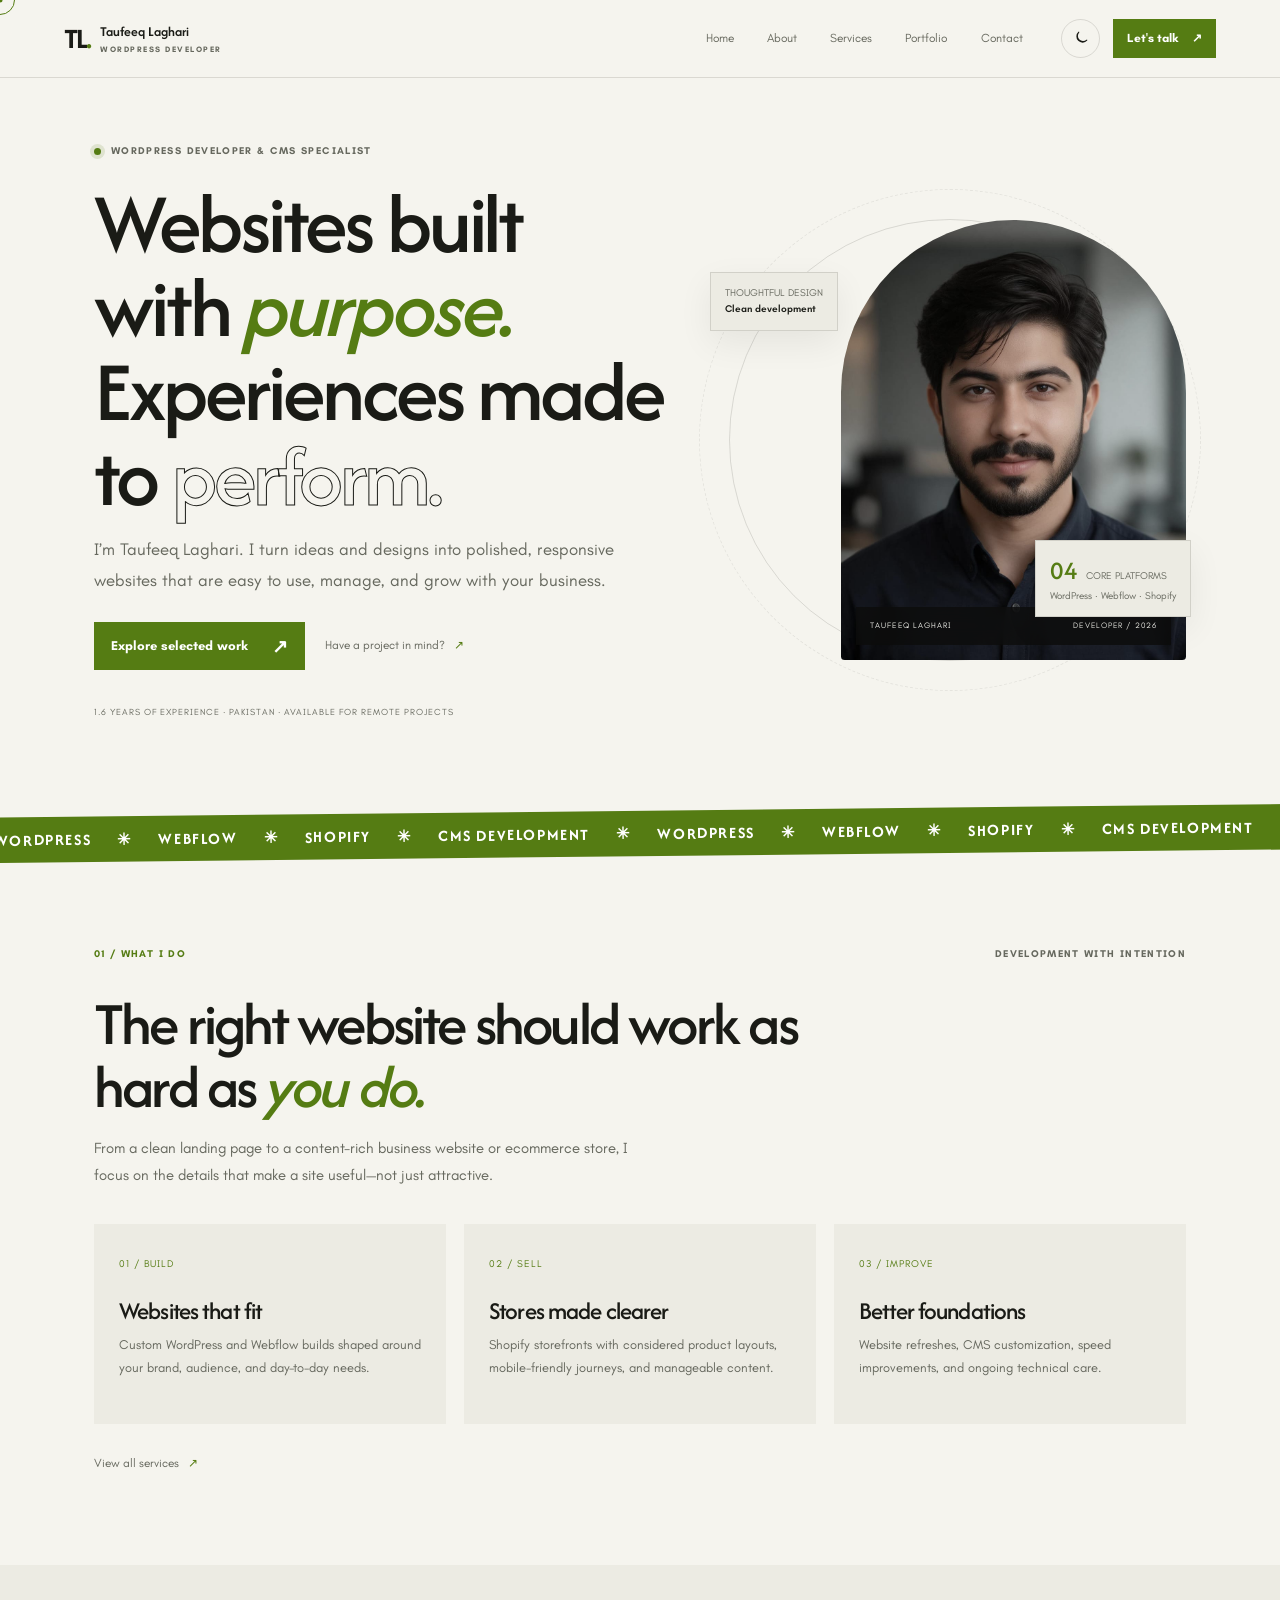
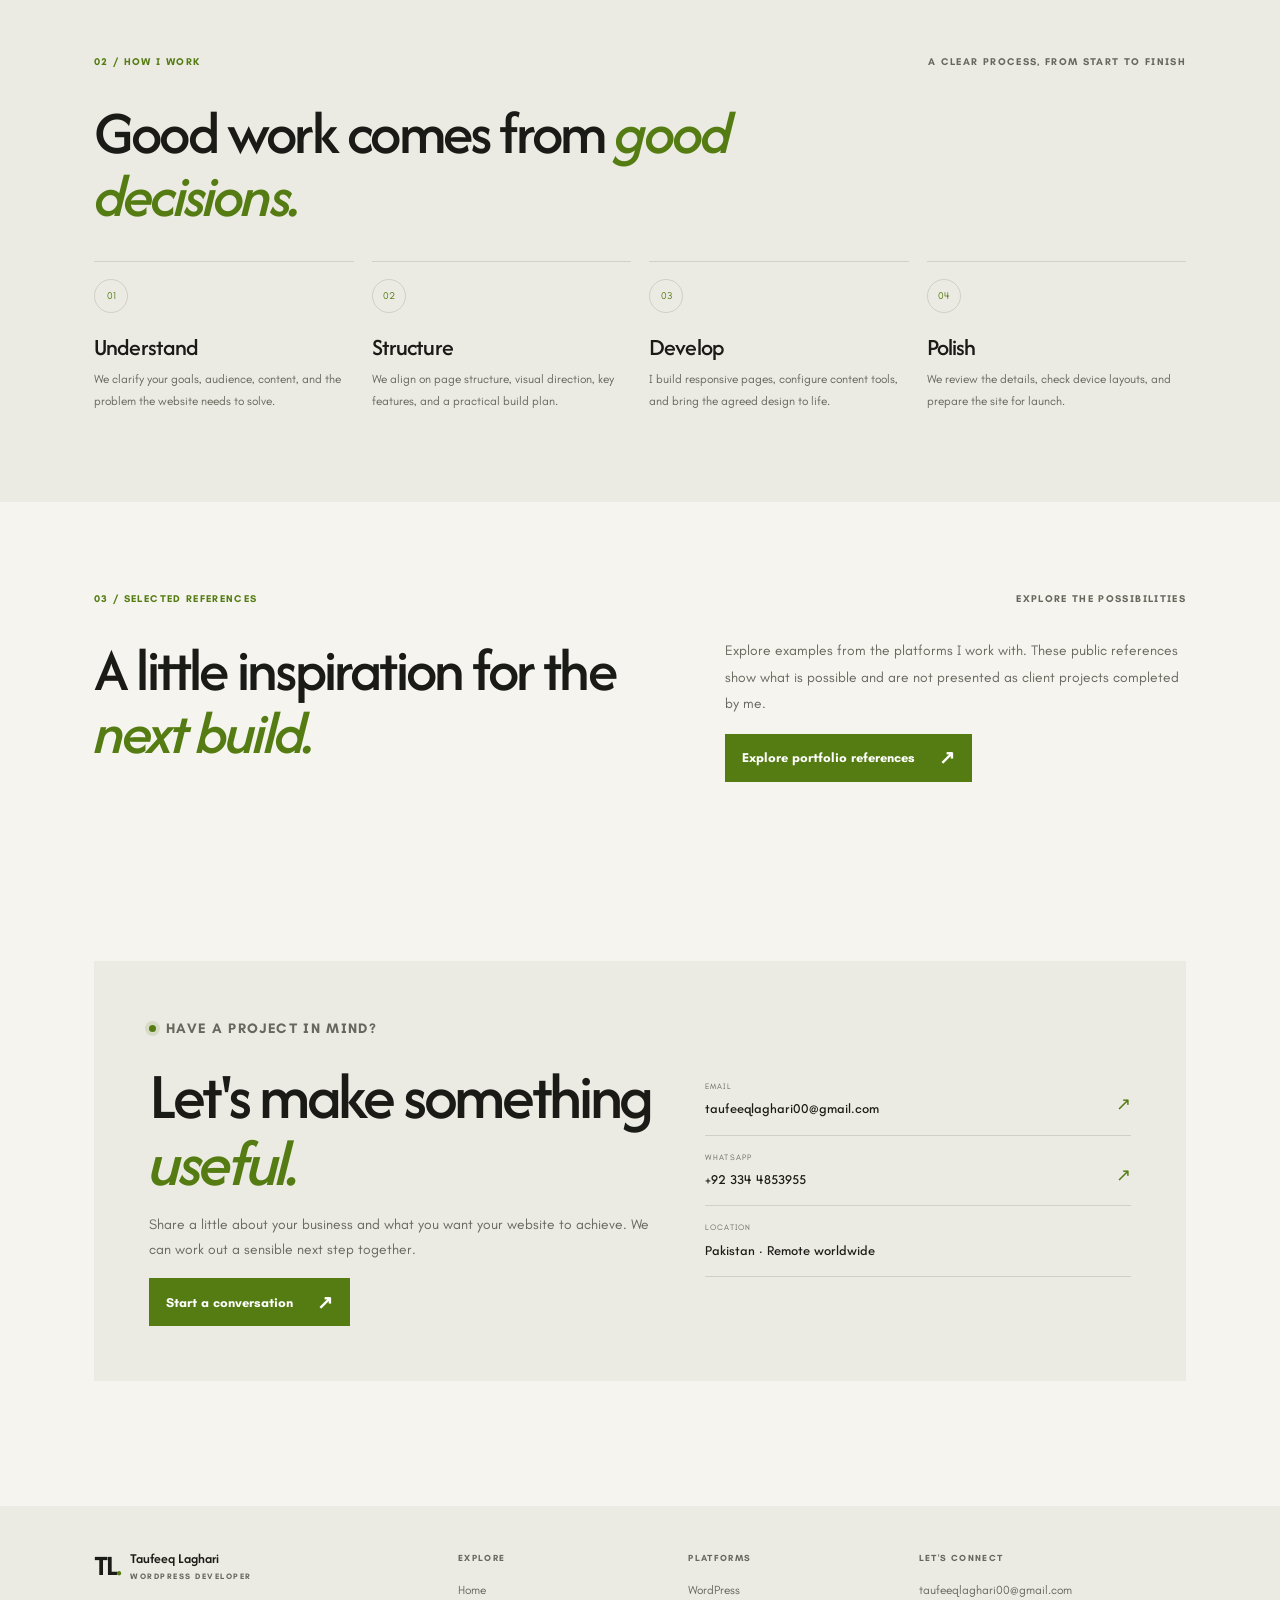
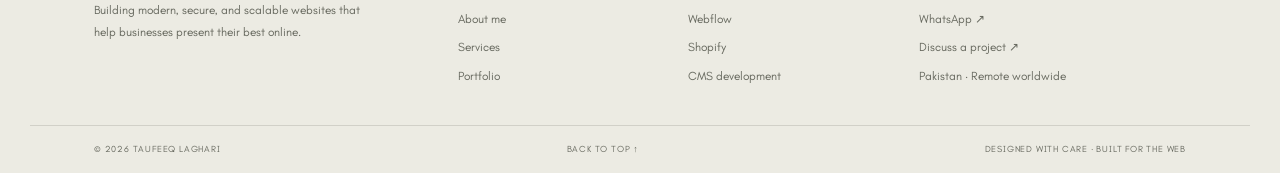
<file: index.html>
<!doctype html>
<html lang="en" data-theme="dark">
<head>
<meta charset="utf-8"><meta name="viewport" content="width=device-width, initial-scale=1">
<meta name="theme-color" content="#10110f"><meta name="description" content="Taufeeq Laghari builds modern, secure, responsive websites with WordPress, Webflow, Shopify and CMS development.">
<meta property="og:title" content="Taufeeq Laghari — WordPress Developer & CMS Specialist"><meta property="og:description" content="Taufeeq Laghari builds modern, secure, responsive websites with WordPress, Webflow, Shopify and CMS development."><meta property="og:type" content="website">
<title>Taufeeq Laghari — WordPress Developer & CMS Specialist</title>
<link rel="preconnect" href="https://fonts.googleapis.com"><link rel="preconnect" href="https://fonts.gstatic.com" crossorigin>
<link href="https://fonts.googleapis.com/css2?family=Afacad:wght@400;500;600;700&family=Teachers:wght@400;500;600;700&display=swap" rel="stylesheet">
<link rel="stylesheet" href="styles.css"><script>document.documentElement.classList.add('js');</script>



 <!-- Baqi head tags ke sath yeh line add karein -->
  
  <!-- Agar PNG image hai (Recommended size: 32x32 ya 64x64 pixels) -->
  <link rel="icon" type="image/png" href="assets/favicon.png">
  
  <!-- Apple devices ke liye (Optional) -->
  <link rel="apple-touch-icon" href="assets/favicon.png">


</head>
<body id="top"><div class="cursor-dot" aria-hidden="true"></div><div class="cursor-ring" aria-hidden="true"></div>
<header class="header">
<a class="brand" href="index.html" aria-label="Taufeeq Laghari home"><span class="brand-mark">TL<b>.</b></span><span class="brand-name">Taufeeq Laghari<small>WORDPRESS DEVELOPER</small></span></a>
<nav class="nav" aria-label="Main navigation">
<a href="index.html" data-page="index.html">Home</a><a href="about.html" data-page="about.html">About</a><a href="services.html" data-page="services.html">Services</a><a href="portfolio.html" data-page="portfolio.html">Portfolio</a><a href="contact.html" data-page="contact.html">Contact</a>
</nav>
<div class="header-actions">
<button class="theme-toggle" type="button" aria-label="Switch to light mode" title="Toggle color theme"><svg class="sun" viewBox="0 0 24 24"><circle cx="12" cy="12" r="4"></circle><path d="M12 2v2m0 16v2M4.93 4.93l1.42 1.42m11.3 11.3 1.42 1.42M2 12h2m16 0h2M4.93 19.07l1.42-1.42m11.3-11.3 1.42-1.42"></path></svg><svg class="moon" viewBox="0 0 24 24"><path d="M20.7 15.3A8.5 8.5 0 0 1 8.7 3.3 8.5 8.5 0 1 0 20.7 15.3Z"></path></svg></button>
<a class="header-cta" href="contact.html">Let's talk <span>↗</span></a>
<button class="menu-toggle" aria-label="Open navigation menu" aria-expanded="false" type="button"><span></span><span></span></button>
</div></header>
<div class="mobile-menu" aria-hidden="true"><nav aria-label="Mobile navigation"><a href="index.html">Home <span>01</span></a><a href="about.html">About <span>02</span></a><a href="services.html">Services <span>03</span></a><a href="portfolio.html">Portfolio <span>04</span></a><a href="contact.html">Contact <span>05</span></a></nav><p>Building useful things for the web.</p></div>
<main>
<section class="wrap home-hero">
<div class="reveal"><p class="eyebrow">WORDPRESS DEVELOPER & CMS SPECIALIST</p><h1>Websites built with <span class="accent">purpose.</span><br>Experiences made to <span class="outline">perform.</span></h1><p class="lead">I’m Taufeeq Laghari. I turn ideas and designs into polished, responsive websites that are easy to use, manage, and grow with your business.</p><div class="hero-buttons"><a class="button" href="portfolio.html">Explore selected work <span>↗</span></a><a class="text-link" href="contact.html">Have a project in mind? <span>↗</span></a></div><p class="hero-footnote">1.6 years of experience · Pakistan · Available for remote projects</p></div>
<div class="hero-art reveal"><div class="hero-photo home-photo"><img src="assets/taufeeq-profile.jpeg" alt="Portrait of Taufeeq Laghari" fetchpriority="high"><div class="photo-tag"><span>TAUFEEQ LAGHARI</span><span>DEVELOPER / 2026</span></div></div><div class="float-card top">THOUGHTFUL DESIGN<br><b>Clean development</b></div><div class="float-card bottom"><strong>04</strong>CORE PLATFORMS<br>WordPress · Webflow · Shopify</div></div>
</section>
<div class="ticker" aria-label="Development platforms"><div class="ticker-track"><span>WORDPRESS</span><i>✳</i><span>WEBFLOW</span><i>✳</i><span>SHOPIFY</span><i>✳</i><span>CMS DEVELOPMENT</span><i>✳</i><span>WORDPRESS</span><i>✳</i><span>WEBFLOW</span><i>✳</i><span>SHOPIFY</span><i>✳</i><span>CMS DEVELOPMENT</span><i>✳</i></div></div>
<section class="wrap section-pad"><div class="kicker"><span>01 / WHAT I DO</span><span>DEVELOPMENT WITH INTENTION</span></div><h2 class="section-title reveal">The right website should work as hard as <span class="accent">you do.</span></h2><p class="section-intro reveal">From a clean landing page to a content-rich business website or ecommerce store, I focus on the details that make a site useful—not just attractive.</p>
<div class="feature-grid"><article class="feature-card reveal"><span class="number">01 / BUILD</span><h3>Websites that fit</h3><p>Custom WordPress and Webflow builds shaped around your brand, audience, and day-to-day needs.</p></article><article class="feature-card reveal"><span class="number">02 / SELL</span><h3>Stores made clearer</h3><p>Shopify storefronts with considered product layouts, mobile-friendly journeys, and manageable content.</p></article><article class="feature-card reveal"><span class="number">03 / IMPROVE</span><h3>Better foundations</h3><p>Website refreshes, CMS customization, speed improvements, and ongoing technical care.</p></article></div>
<div style="margin-top:25px"><a class="text-link" href="services.html">View all services <span>↗</span></a></div></section>
<section class="section-pad" style="background:var(--surface)"><div class="wrap"><div class="kicker"><span>02 / HOW I WORK</span><span>A CLEAR PROCESS, FROM START TO FINISH</span></div><h2 class="section-title reveal">Good work comes from <span class="accent">good decisions.</span></h2><div class="process-grid"><article class="process-card reveal"><span class="num">01</span><h3>Understand</h3><p>We clarify your goals, audience, content, and the problem the website needs to solve.</p></article><article class="process-card reveal"><span class="num">02</span><h3>Structure</h3><p>We align on page structure, visual direction, key features, and a practical build plan.</p></article><article class="process-card reveal"><span class="num">03</span><h3>Develop</h3><p>I build responsive pages, configure content tools, and bring the agreed design to life.</p></article><article class="process-card reveal"><span class="num">04</span><h3>Polish</h3><p>We review the details, check device layouts, and prepare the site for launch.</p></article></div></div></section>
<section class="wrap section-pad"><div class="kicker"><span>03 / SELECTED REFERENCES</span><span>EXPLORE THE POSSIBILITIES</span></div><div class="two-col"><div><h2 class="section-title reveal">A little inspiration for the <span class="accent">next build.</span></h2></div><div class="copy-block reveal"><p>Explore examples from the platforms I work with. These public references show what is possible and are not presented as client projects completed by me.</p><a class="button" href="portfolio.html">Explore portfolio references <span>↗</span></a></div></div></section>
<section class="wrap section-pad"><div class="cta-panel reveal"><div><p class="eyebrow">HAVE A PROJECT IN MIND?</p><h2>Let's make something <span class="accent">useful.</span></h2><p>Share a little about your business and what you want your website to achieve. We can work out a sensible next step together.</p><a class="button" href="contact.html">Start a conversation <span>↗</span></a></div><div class="contact-list"><a href="mailto:taufeeqlaghari00@gmail.com"><small>EMAIL</small><strong>taufeeqlaghari00@gmail.com</strong></a><a href="https://wa.me/923344853955" target="_blank" rel="noopener noreferrer"><small>WHATSAPP</small><strong>+92 334 4853955</strong></a><div class="static"><small>LOCATION</small><strong>Pakistan · Remote worldwide</strong></div></div></div></section>
</main><footer class="footer">
<div class="wrap footer-main">
<div class="footer-about"><a class="brand" href="index.html"><span class="brand-mark">TL<b>.</b></span><span class="brand-name">Taufeeq Laghari<small>WORDPRESS DEVELOPER</small></span></a><p>Building modern, secure, and scalable websites that help businesses present their best online.</p></div>
<div><span class="footer-label">EXPLORE</span><nav class="footer-links"><a href="index.html">Home</a><a href="about.html">About me</a><a href="services.html">Services</a><a href="portfolio.html">Portfolio</a></nav></div>
<div><span class="footer-label">PLATFORMS</span><nav class="footer-links"><a href="services.html#wordpress">WordPress</a><a href="services.html#webflow">Webflow</a><a href="services.html#shopify">Shopify</a><a href="services.html#cms">CMS development</a></nav></div>
<div class="footer-contact"><span class="footer-label">LET'S CONNECT</span><nav class="footer-links"><a href="mailto:taufeeqlaghari00@gmail.com">taufeeqlaghari00@gmail.com</a><a href="https://wa.me/923344853955" target="_blank" rel="noopener noreferrer">WhatsApp ↗</a><a href="contact.html">Discuss a project ↗</a><span style="font-size:12px;color:var(--muted)">Pakistan · Remote worldwide</span></nav></div>
</div><div class="wrap footer-bottom"><span>© <span data-year></span> TAUFEEQ LAGHARI</span><a href="#top" onclick="window.scrollTo({top:0,behavior:'smooth'});return false;">BACK TO TOP ↑</a><span>DESIGNED WITH CARE · BUILT FOR THE WEB</span></div>
</footer><script src="script.js"></script></body></html>
</file>
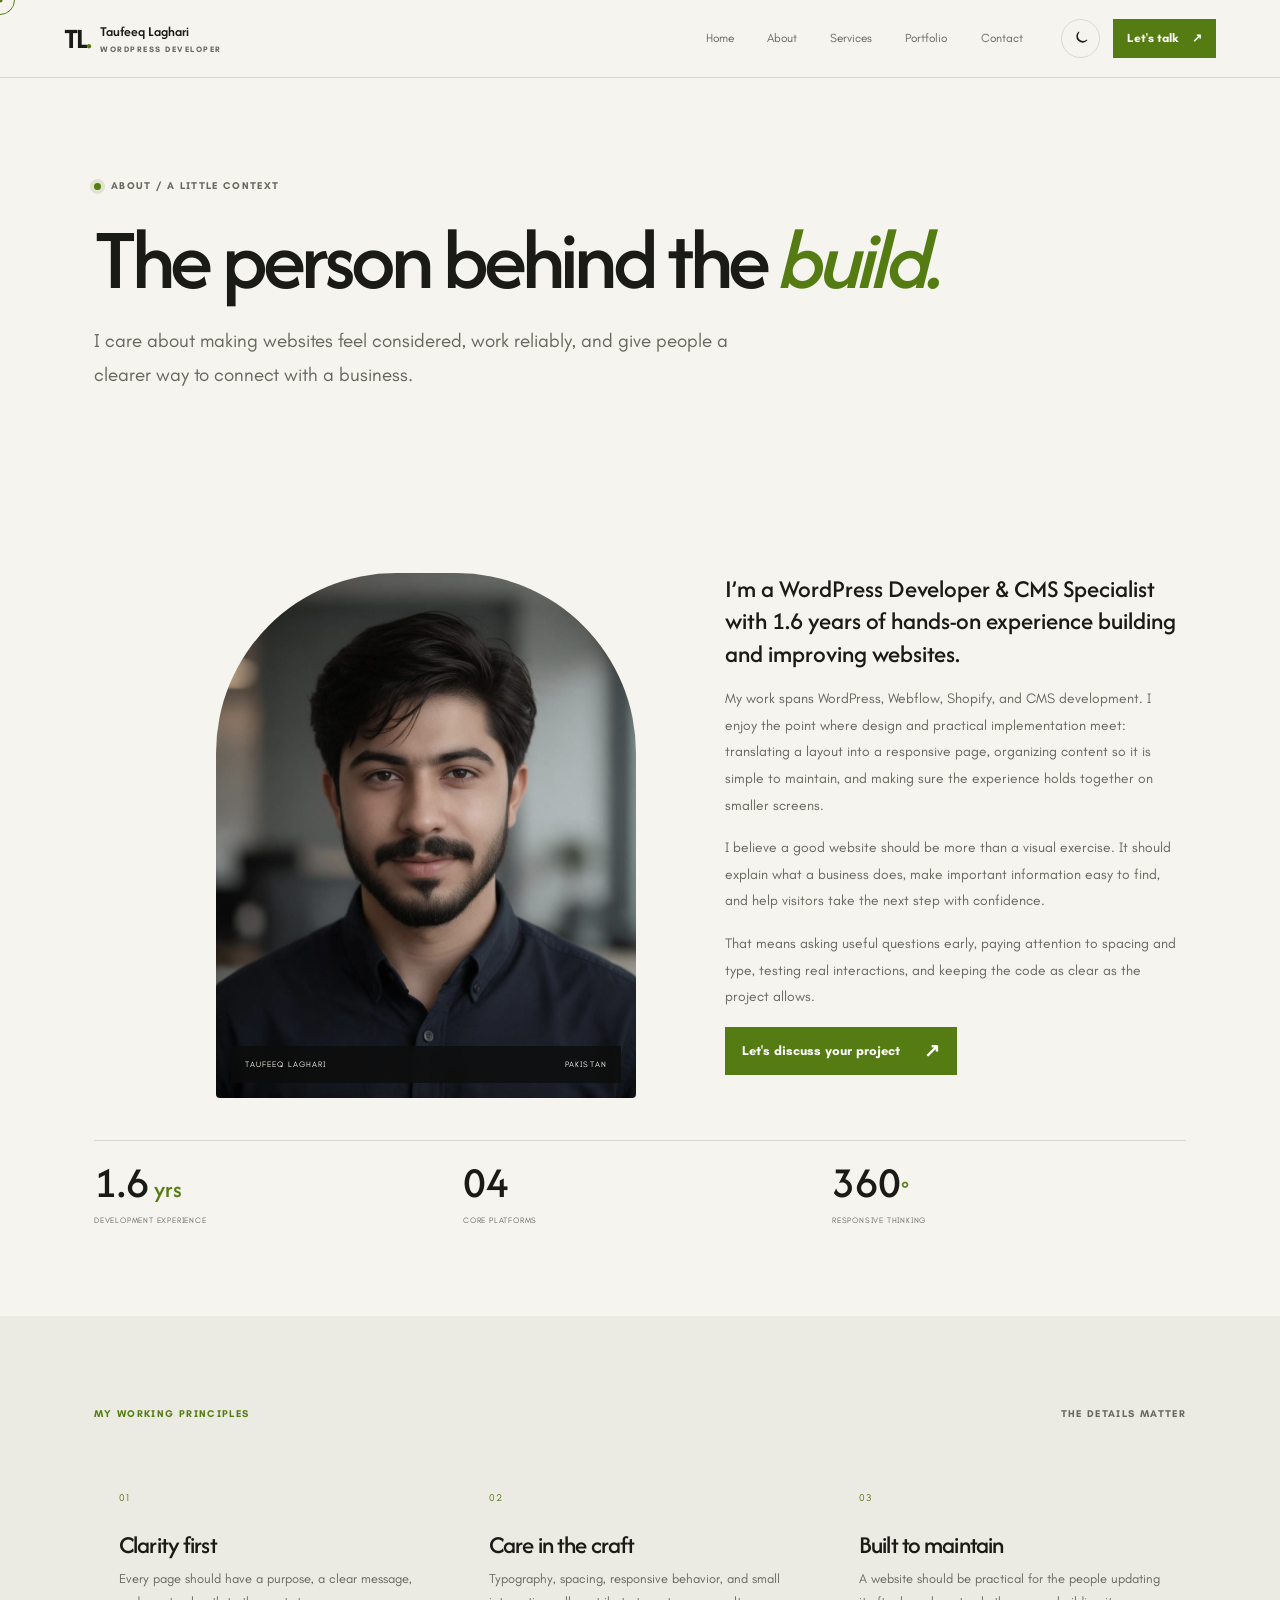
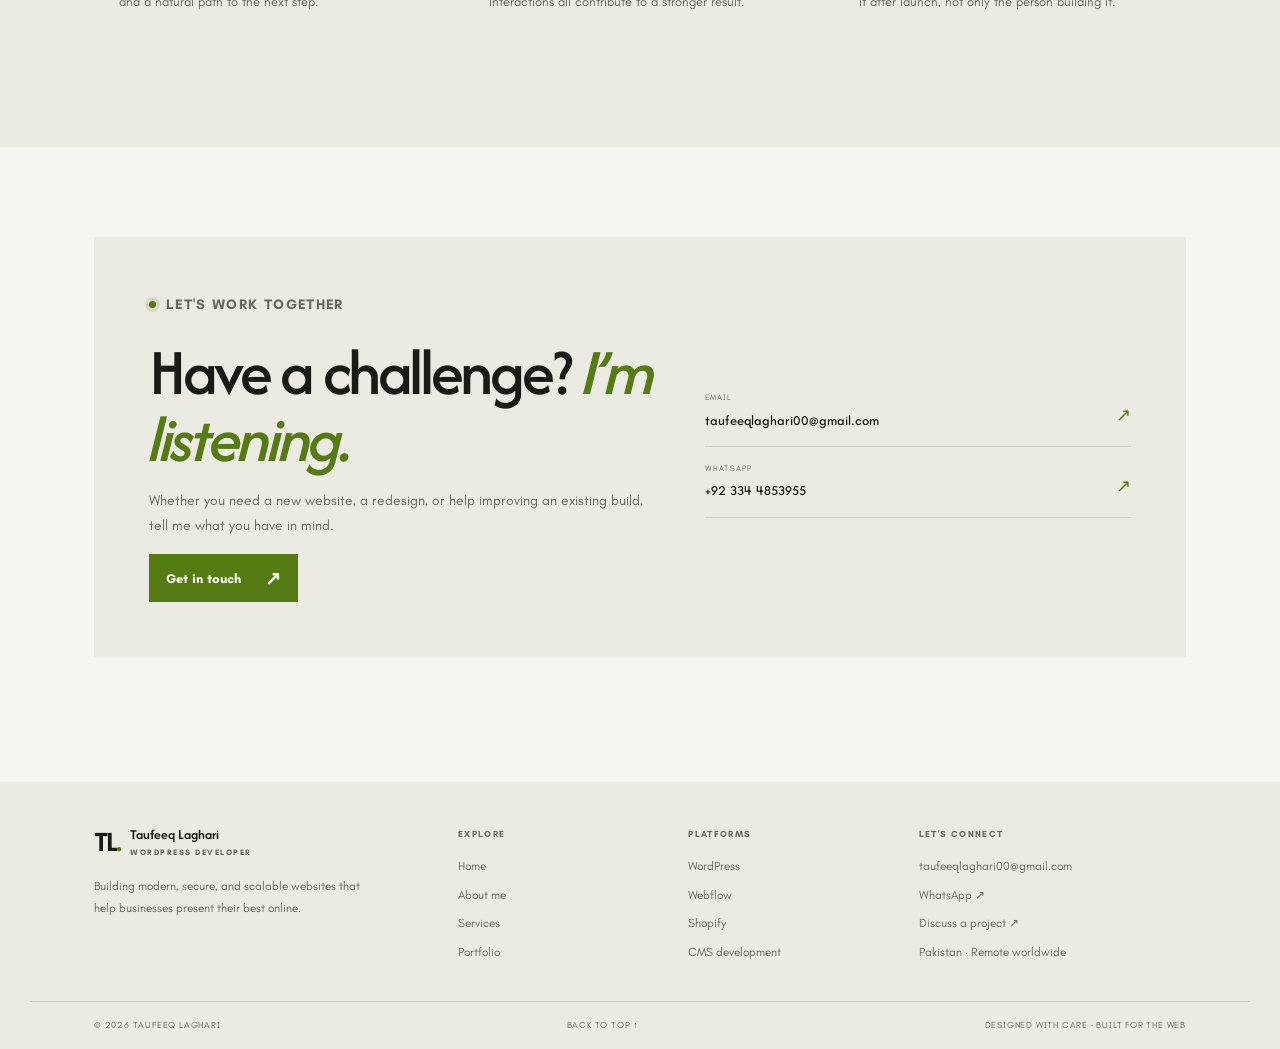
<file: about.html>
<!doctype html>
<html lang="en" data-theme="dark">
<head>
<meta charset="utf-8"><meta name="viewport" content="width=device-width, initial-scale=1">
<meta name="theme-color" content="#10110f"><meta name="description" content="Learn about Taufeeq Laghari, a WordPress Developer and CMS Specialist working across WordPress, Webflow, Shopify and custom CMS experiences.">
<meta property="og:title" content="About Taufeeq Laghari — WordPress Developer"><meta property="og:description" content="Learn about Taufeeq Laghari, a WordPress Developer and CMS Specialist working across WordPress, Webflow, Shopify and custom CMS experiences."><meta property="og:type" content="website">
<title>About Taufeeq Laghari — WordPress Developer</title>
<link rel="preconnect" href="https://fonts.googleapis.com"><link rel="preconnect" href="https://fonts.gstatic.com" crossorigin>
<link href="https://fonts.googleapis.com/css2?family=Afacad:wght@400;500;600;700&family=Teachers:wght@400;500;600;700&display=swap" rel="stylesheet">
<link rel="stylesheet" href="styles.css"><script>document.documentElement.classList.add('js');</script>


<!-- Baqi head tags ke sath yeh line add karein -->
  
  <!-- Agar PNG image hai (Recommended size: 32x32 ya 64x64 pixels) -->
  <link rel="icon" type="image/png" href="assets/favicon.png">
  
  <!-- Apple devices ke liye (Optional) -->
  <link rel="apple-touch-icon" href="assets/favicon.png">



</head><body id="top"><div class="cursor-dot" aria-hidden="true"></div><div class="cursor-ring" aria-hidden="true"></div>
<header class="header">
<a class="brand" href="index.html" aria-label="Taufeeq Laghari home"><span class="brand-mark">TL<b>.</b></span><span class="brand-name">Taufeeq Laghari<small>WORDPRESS DEVELOPER</small></span></a>
<nav class="nav" aria-label="Main navigation">
<a href="index.html" data-page="index.html">Home</a><a href="about.html" data-page="about.html">About</a><a href="services.html" data-page="services.html">Services</a><a href="portfolio.html" data-page="portfolio.html">Portfolio</a><a href="contact.html" data-page="contact.html">Contact</a>
</nav>
<div class="header-actions">
<button class="theme-toggle" type="button" aria-label="Switch to light mode" title="Toggle color theme"><svg class="sun" viewBox="0 0 24 24"><circle cx="12" cy="12" r="4"></circle><path d="M12 2v2m0 16v2M4.93 4.93l1.42 1.42m11.3 11.3 1.42 1.42M2 12h2m16 0h2M4.93 19.07l1.42-1.42m11.3-11.3 1.42-1.42"></path></svg><svg class="moon" viewBox="0 0 24 24"><path d="M20.7 15.3A8.5 8.5 0 0 1 8.7 3.3 8.5 8.5 0 1 0 20.7 15.3Z"></path></svg></button>
<a class="header-cta" href="contact.html">Let's talk <span>↗</span></a>
<button class="menu-toggle" aria-label="Open navigation menu" aria-expanded="false" type="button"><span></span><span></span></button>
</div></header>
<div class="mobile-menu" aria-hidden="true"><nav aria-label="Mobile navigation"><a href="index.html">Home <span>01</span></a><a href="about.html">About <span>02</span></a><a href="services.html">Services <span>03</span></a><a href="portfolio.html">Portfolio <span>04</span></a><a href="contact.html">Contact <span>05</span></a></nav><p>Building useful things for the web.</p></div>
<main><section class="wrap page-hero"><p class="eyebrow reveal">ABOUT / A LITTLE CONTEXT</p><h1 class="reveal">The person behind the <span class="accent">build.</span></h1><p class="lead reveal">I care about making websites feel considered, work reliably, and give people a clearer way to connect with a business.</p></section>
<section class="wrap section-pad"><div class="two-col"><div class="hero-photo reveal"><img src="assets/taufeeq-profile.jpeg" alt="Taufeeq Laghari, WordPress Developer"><div class="photo-tag"><span>TAUFEEQ LAGHARI</span><span>PAKISTAN</span></div></div><div class="copy-block reveal"><p class="large">I’m a WordPress Developer & CMS Specialist with 1.6 years of hands-on experience building and improving websites.</p><p>My work spans WordPress, Webflow, Shopify, and CMS development. I enjoy the point where design and practical implementation meet: translating a layout into a responsive page, organizing content so it is simple to maintain, and making sure the experience holds together on smaller screens.</p><p>I believe a good website should be more than a visual exercise. It should explain what a business does, make important information easy to find, and help visitors take the next step with confidence.</p><p>That means asking useful questions early, paying attention to spacing and type, testing real interactions, and keeping the code as clear as the project allows.</p><a class="button" href="contact.html">Let's discuss your project <span>↗</span></a></div></div>
<div class="stat-grid reveal"><div class="stat"><strong>1.6<span> yrs</span></strong><small>DEVELOPMENT EXPERIENCE</small></div><div class="stat"><strong>04</strong><small>CORE PLATFORMS</small></div><div class="stat"><strong>360<span>°</span></strong><small>RESPONSIVE THINKING</small></div></div></section>
<section class="section-pad" style="background:var(--surface)"><div class="wrap"><div class="kicker"><span>MY WORKING PRINCIPLES</span><span>THE DETAILS MATTER</span></div><div class="feature-grid"><article class="feature-card reveal"><span class="number">01</span><h3>Clarity first</h3><p>Every page should have a purpose, a clear message, and a natural path to the next step.</p></article><article class="feature-card reveal"><span class="number">02</span><h3>Care in the craft</h3><p>Typography, spacing, responsive behavior, and small interactions all contribute to a stronger result.</p></article><article class="feature-card reveal"><span class="number">03</span><h3>Built to maintain</h3><p>A website should be practical for the people updating it after launch, not only the person building it.</p></article></div></div></section>
<section class="wrap section-pad"><div class="cta-panel reveal"><div><p class="eyebrow">LET'S WORK TOGETHER</p><h2>Have a challenge? <span class="accent">I’m listening.</span></h2><p>Whether you need a new website, a redesign, or help improving an existing build, tell me what you have in mind.</p><a class="button" href="contact.html">Get in touch <span>↗</span></a></div><div class="contact-list"><a href="mailto:taufeeqlaghari00@gmail.com"><small>EMAIL</small><strong>taufeeqlaghari00@gmail.com</strong></a><a href="https://wa.me/923344853955" target="_blank" rel="noopener noreferrer"><small>WHATSAPP</small><strong>+92 334 4853955</strong></a></div></div></section></main><footer class="footer">
<div class="wrap footer-main">
<div class="footer-about"><a class="brand" href="index.html"><span class="brand-mark">TL<b>.</b></span><span class="brand-name">Taufeeq Laghari<small>WORDPRESS DEVELOPER</small></span></a><p>Building modern, secure, and scalable websites that help businesses present their best online.</p></div>
<div><span class="footer-label">EXPLORE</span><nav class="footer-links"><a href="index.html">Home</a><a href="about.html">About me</a><a href="services.html">Services</a><a href="portfolio.html">Portfolio</a></nav></div>
<div><span class="footer-label">PLATFORMS</span><nav class="footer-links"><a href="services.html#wordpress">WordPress</a><a href="services.html#webflow">Webflow</a><a href="services.html#shopify">Shopify</a><a href="services.html#cms">CMS development</a></nav></div>
<div class="footer-contact"><span class="footer-label">LET'S CONNECT</span><nav class="footer-links"><a href="mailto:taufeeqlaghari00@gmail.com">taufeeqlaghari00@gmail.com</a><a href="https://wa.me/923344853955" target="_blank" rel="noopener noreferrer">WhatsApp ↗</a><a href="contact.html">Discuss a project ↗</a><span style="font-size:12px;color:var(--muted)">Pakistan · Remote worldwide</span></nav></div>
</div><div class="wrap footer-bottom"><span>© <span data-year></span> TAUFEEQ LAGHARI</span><a href="#top" onclick="window.scrollTo({top:0,behavior:'smooth'});return false;">BACK TO TOP ↑</a><span>DESIGNED WITH CARE · BUILT FOR THE WEB</span></div>
</footer><script src="script.js"></script></body></html>
</file>
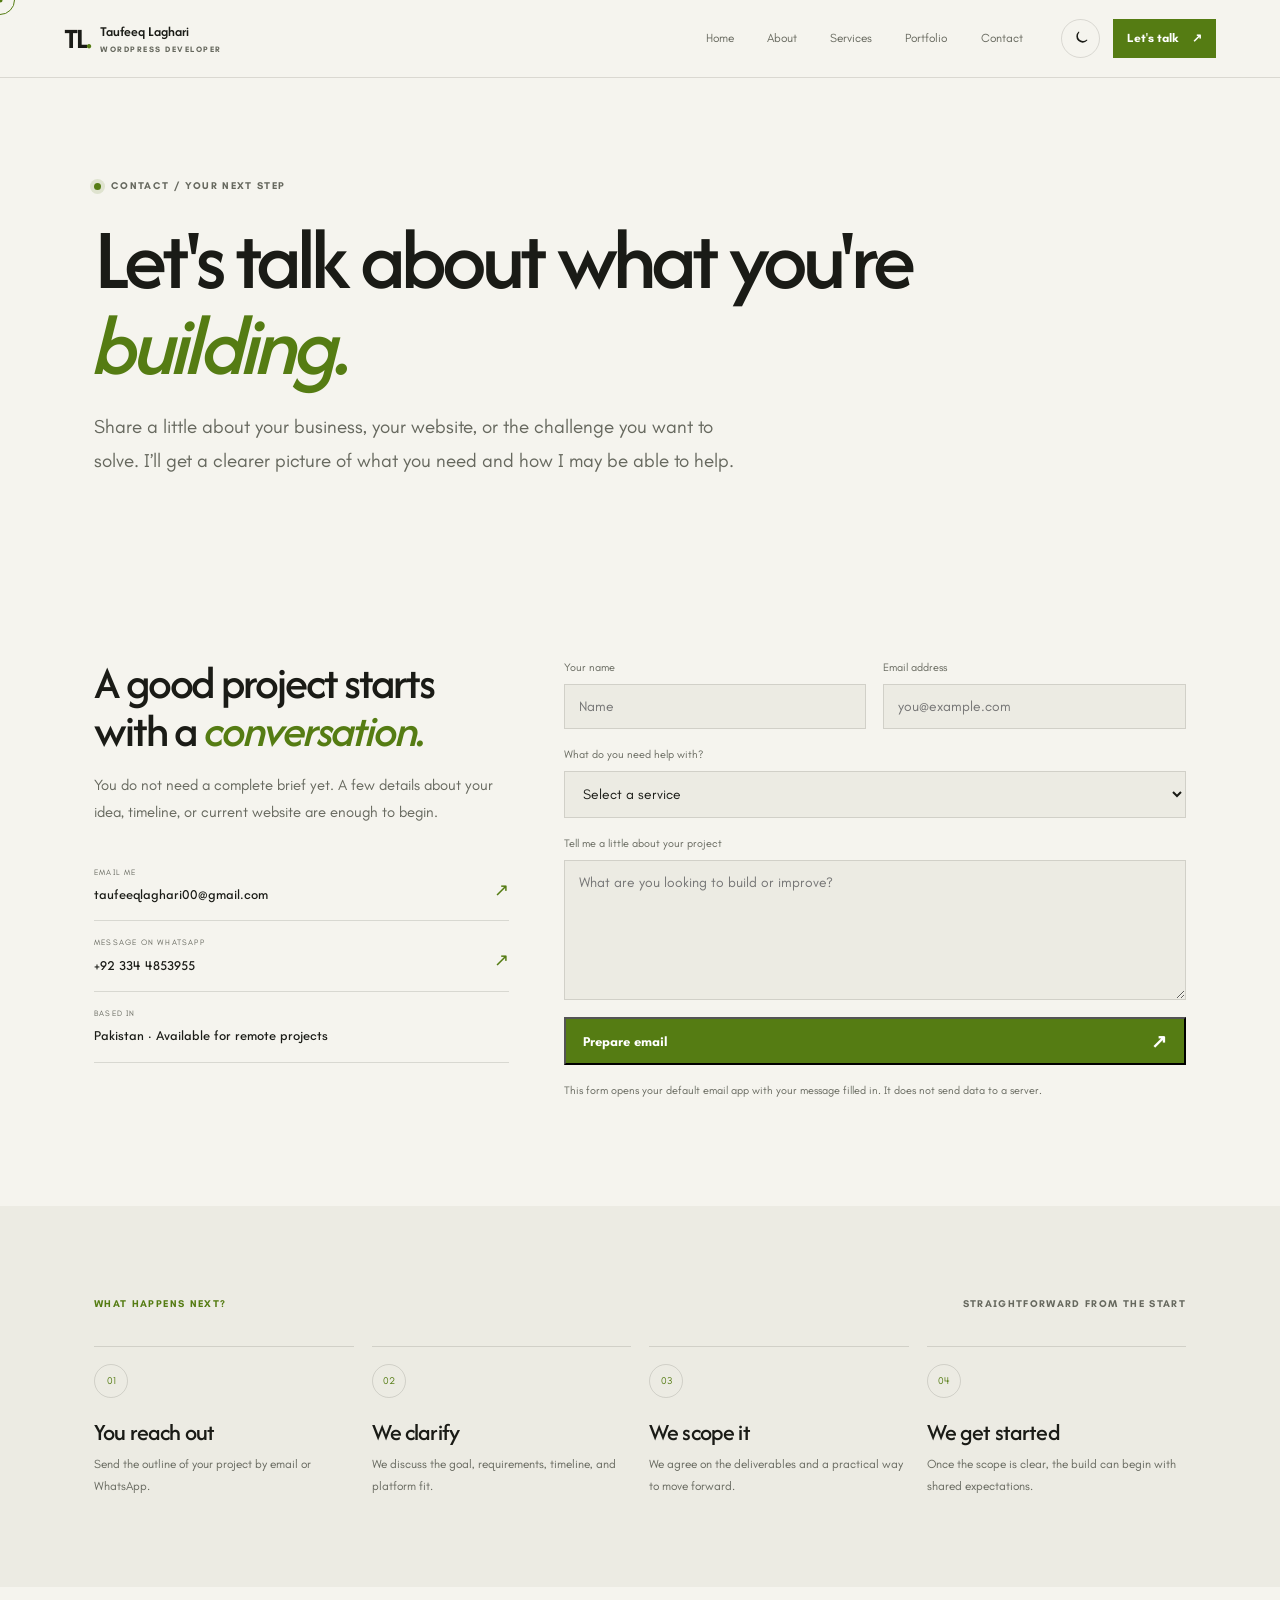
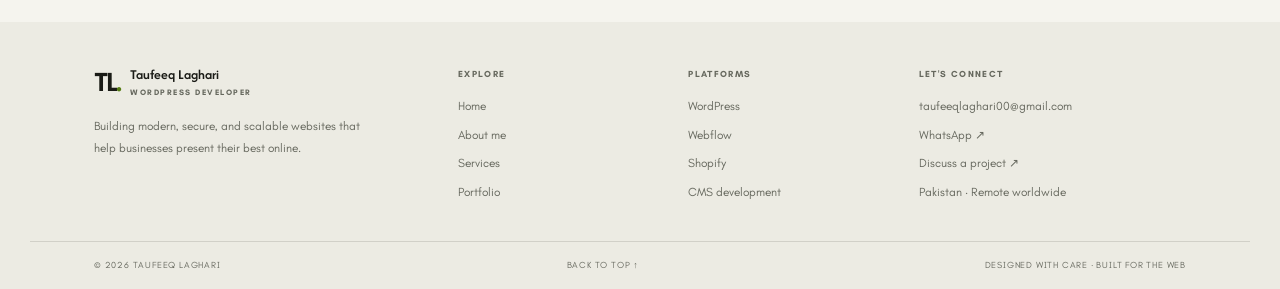
<file: contact.html>
<!doctype html>
<html lang="en" data-theme="dark">
<head>
<meta charset="utf-8"><meta name="viewport" content="width=device-width, initial-scale=1">
<meta name="theme-color" content="#10110f"><meta name="description" content="Contact Taufeeq Laghari about WordPress, Webflow, Shopify, CMS development, website redesign, and ecommerce projects.">
<meta property="og:title" content="Contact Taufeeq Laghari — Start a Website Project"><meta property="og:description" content="Contact Taufeeq Laghari about WordPress, Webflow, Shopify, CMS development, website redesign, and ecommerce projects."><meta property="og:type" content="website">
<title>Contact Taufeeq Laghari — Start a Website Project</title>
<link rel="preconnect" href="https://fonts.googleapis.com"><link rel="preconnect" href="https://fonts.gstatic.com" crossorigin>
<link href="https://fonts.googleapis.com/css2?family=Afacad:wght@400;500;600;700&family=Teachers:wght@400;500;600;700&display=swap" rel="stylesheet">
<link rel="stylesheet" href="styles.css"><script>document.documentElement.classList.add('js');</script>


<!-- Baqi head tags ke sath yeh line add karein -->
  
  <!-- Agar PNG image hai (Recommended size: 32x32 ya 64x64 pixels) -->
  <link rel="icon" type="image/png" href="assets/favicon.png">
  
  <!-- Apple devices ke liye (Optional) -->
  <link rel="apple-touch-icon" href="assets/favicon.png">


</head><body id="top"><div class="cursor-dot" aria-hidden="true"></div><div class="cursor-ring" aria-hidden="true"></div>
<header class="header">
<a class="brand" href="index.html" aria-label="Taufeeq Laghari home"><span class="brand-mark">TL<b>.</b></span><span class="brand-name">Taufeeq Laghari<small>WORDPRESS DEVELOPER</small></span></a>
<nav class="nav" aria-label="Main navigation">
<a href="index.html" data-page="index.html">Home</a><a href="about.html" data-page="about.html">About</a><a href="services.html" data-page="services.html">Services</a><a href="portfolio.html" data-page="portfolio.html">Portfolio</a><a href="contact.html" data-page="contact.html">Contact</a>
</nav>
<div class="header-actions">
<button class="theme-toggle" type="button" aria-label="Switch to light mode" title="Toggle color theme"><svg class="sun" viewBox="0 0 24 24"><circle cx="12" cy="12" r="4"></circle><path d="M12 2v2m0 16v2M4.93 4.93l1.42 1.42m11.3 11.3 1.42 1.42M2 12h2m16 0h2M4.93 19.07l1.42-1.42m11.3-11.3 1.42-1.42"></path></svg><svg class="moon" viewBox="0 0 24 24"><path d="M20.7 15.3A8.5 8.5 0 0 1 8.7 3.3 8.5 8.5 0 1 0 20.7 15.3Z"></path></svg></button>
<a class="header-cta" href="contact.html">Let's talk <span>↗</span></a>
<button class="menu-toggle" aria-label="Open navigation menu" aria-expanded="false" type="button"><span></span><span></span></button>
</div></header>
<div class="mobile-menu" aria-hidden="true"><nav aria-label="Mobile navigation"><a href="index.html">Home <span>01</span></a><a href="about.html">About <span>02</span></a><a href="services.html">Services <span>03</span></a><a href="portfolio.html">Portfolio <span>04</span></a><a href="contact.html">Contact <span>05</span></a></nav><p>Building useful things for the web.</p></div>
<main><section class="wrap page-hero"><p class="eyebrow reveal">CONTACT / YOUR NEXT STEP</p><h1 class="reveal">Let's talk about what you're <span class="accent">building.</span></h1><p class="lead reveal">Share a little about your business, your website, or the challenge you want to solve. I’ll get a clearer picture of what you need and how I may be able to help.</p></section>
<section class="wrap section-pad"><div class="contact-page-grid"><div class="reveal"><h2 class="section-title" style="font-size:clamp(32px,4vw,47px)">A good project starts with a <span class="accent">conversation.</span></h2><p class="section-intro" style="margin-top:17px">You do not need a complete brief yet. A few details about your idea, timeline, or current website are enough to begin.</p><div class="contact-list" style="margin-top:25px"><a href="mailto:taufeeqlaghari00@gmail.com"><small>EMAIL ME</small><strong>taufeeqlaghari00@gmail.com</strong></a><a href="https://wa.me/923344853955" target="_blank" rel="noopener noreferrer"><small>MESSAGE ON WHATSAPP</small><strong>+92 334 4853955</strong></a><div class="static"><small>BASED IN</small><strong>Pakistan · Available for remote projects</strong></div></div></div>
<div class="reveal"><form class="contact-form" data-contact-form>
<div class="field"><label for="name">Your name</label><input id="name" name="name" autocomplete="name" placeholder="Name" required></div>
<div class="field"><label for="email">Email address</label><input id="email" name="email" type="email" autocomplete="email" placeholder="you@example.com" required></div>
<div class="field full"><label for="service">What do you need help with?</label><select id="service" name="service" required><option value="" disabled selected>Select a service</option><option>WordPress development</option><option>Webflow development</option><option>Shopify ecommerce</option><option>Figma / PSD to website</option><option>Website redesign</option><option>Speed, SEO or maintenance</option><option>CMS or landing page</option><option>Something else</option></select></div>
<div class="field full"><label for="message">Tell me a little about your project</label><textarea id="message" name="message" placeholder="What are you looking to build or improve?" required></textarea></div>
<div class="field full"><button class="button" type="submit">Prepare email <span>↗</span></button><p class="form-note" data-form-status>This form opens your default email app with your message filled in. It does not send data to a server.</p></div>
</form></div></div></section>
<section class="section-pad" style="background:var(--surface)"><div class="wrap"><div class="kicker"><span>WHAT HAPPENS NEXT?</span><span>STRAIGHTFORWARD FROM THE START</span></div><div class="process-grid"><article class="process-card reveal"><span class="num">01</span><h3>You reach out</h3><p>Send the outline of your project by email or WhatsApp.</p></article><article class="process-card reveal"><span class="num">02</span><h3>We clarify</h3><p>We discuss the goal, requirements, timeline, and platform fit.</p></article><article class="process-card reveal"><span class="num">03</span><h3>We scope it</h3><p>We agree on the deliverables and a practical way to move forward.</p></article><article class="process-card reveal"><span class="num">04</span><h3>We get started</h3><p>Once the scope is clear, the build can begin with shared expectations.</p></article></div></div></section></main><footer class="footer">
<div class="wrap footer-main">
<div class="footer-about"><a class="brand" href="index.html"><span class="brand-mark">TL<b>.</b></span><span class="brand-name">Taufeeq Laghari<small>WORDPRESS DEVELOPER</small></span></a><p>Building modern, secure, and scalable websites that help businesses present their best online.</p></div>
<div><span class="footer-label">EXPLORE</span><nav class="footer-links"><a href="index.html">Home</a><a href="about.html">About me</a><a href="services.html">Services</a><a href="portfolio.html">Portfolio</a></nav></div>
<div><span class="footer-label">PLATFORMS</span><nav class="footer-links"><a href="services.html#wordpress">WordPress</a><a href="services.html#webflow">Webflow</a><a href="services.html#shopify">Shopify</a><a href="services.html#cms">CMS development</a></nav></div>
<div class="footer-contact"><span class="footer-label">LET'S CONNECT</span><nav class="footer-links"><a href="mailto:taufeeqlaghari00@gmail.com">taufeeqlaghari00@gmail.com</a><a href="https://wa.me/923344853955" target="_blank" rel="noopener noreferrer">WhatsApp ↗</a><a href="contact.html">Discuss a project ↗</a><span style="font-size:12px;color:var(--muted)">Pakistan · Remote worldwide</span></nav></div>
</div><div class="wrap footer-bottom"><span>© <span data-year></span> TAUFEEQ LAGHARI</span><a href="#top" onclick="window.scrollTo({top:0,behavior:'smooth'});return false;">BACK TO TOP ↑</a><span>DESIGNED WITH CARE · BUILT FOR THE WEB</span></div>
</footer><script src="script.js"></script></body></html>
</file>
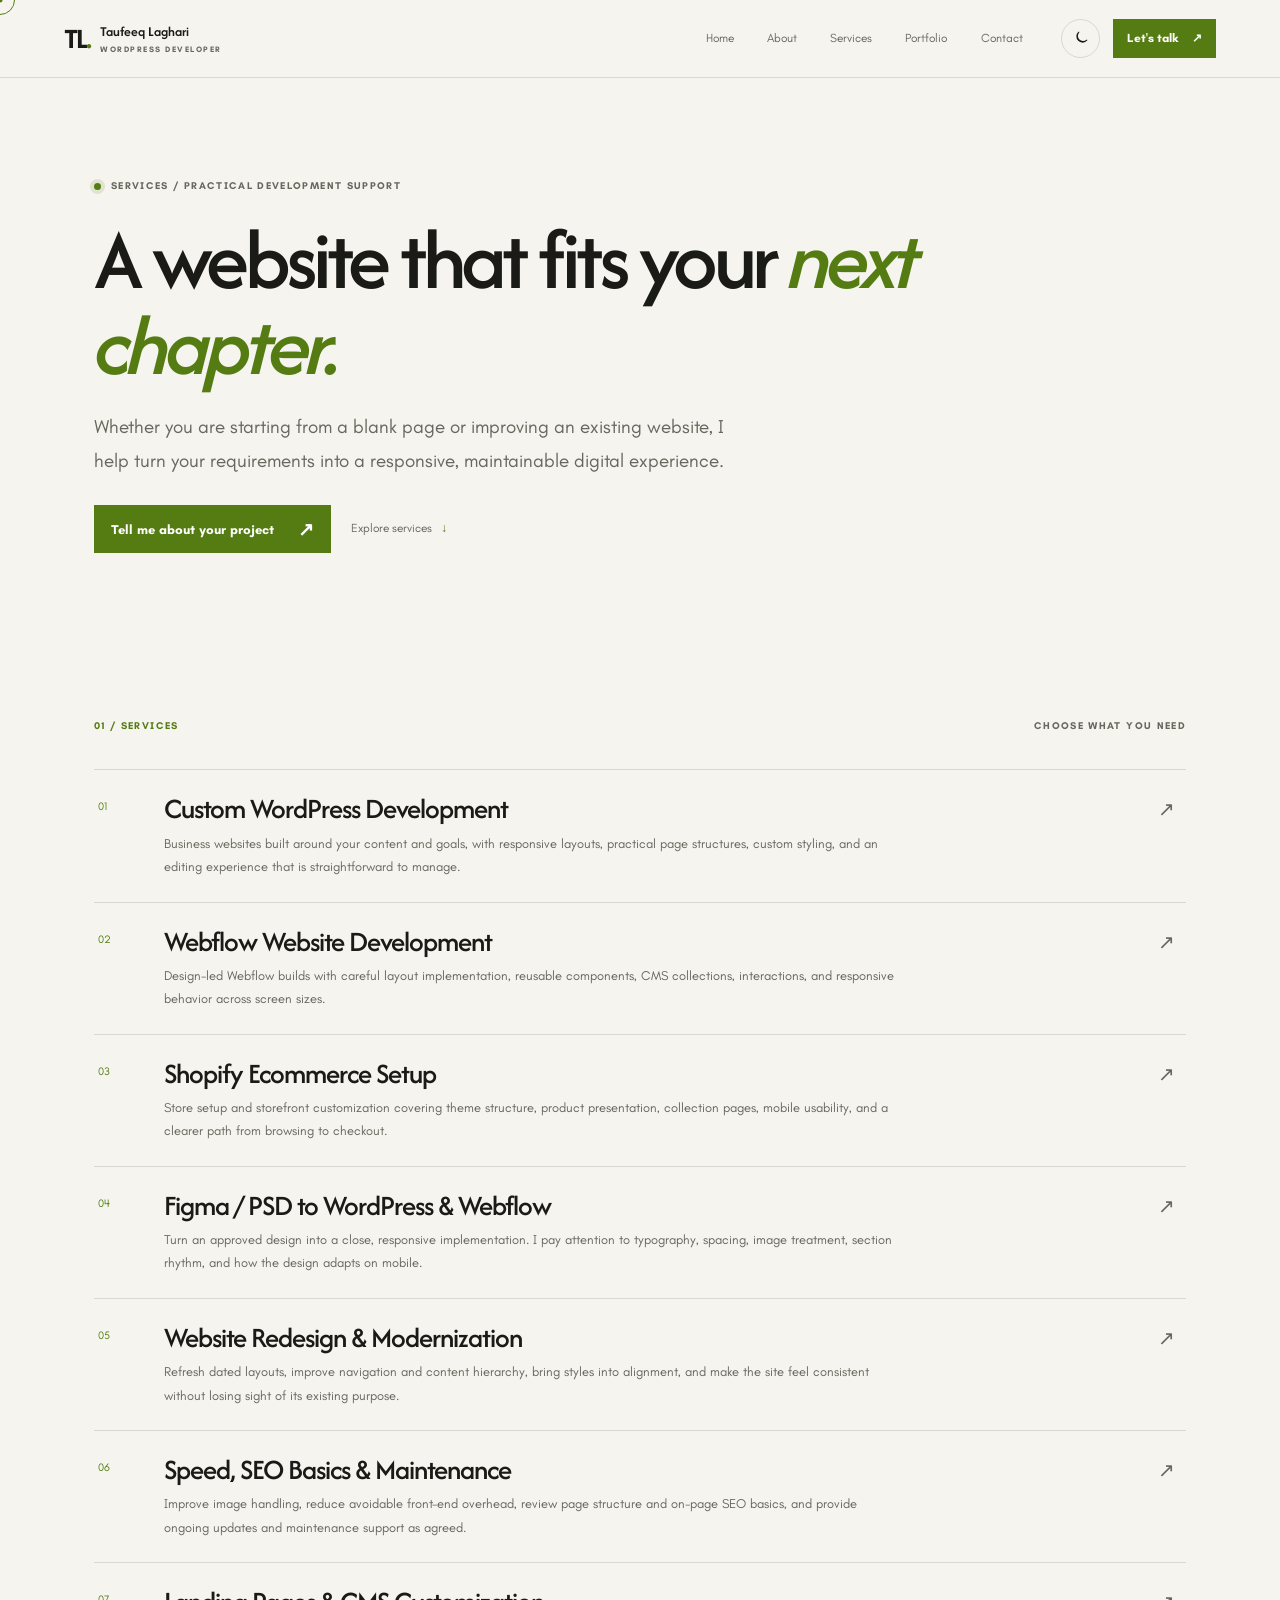
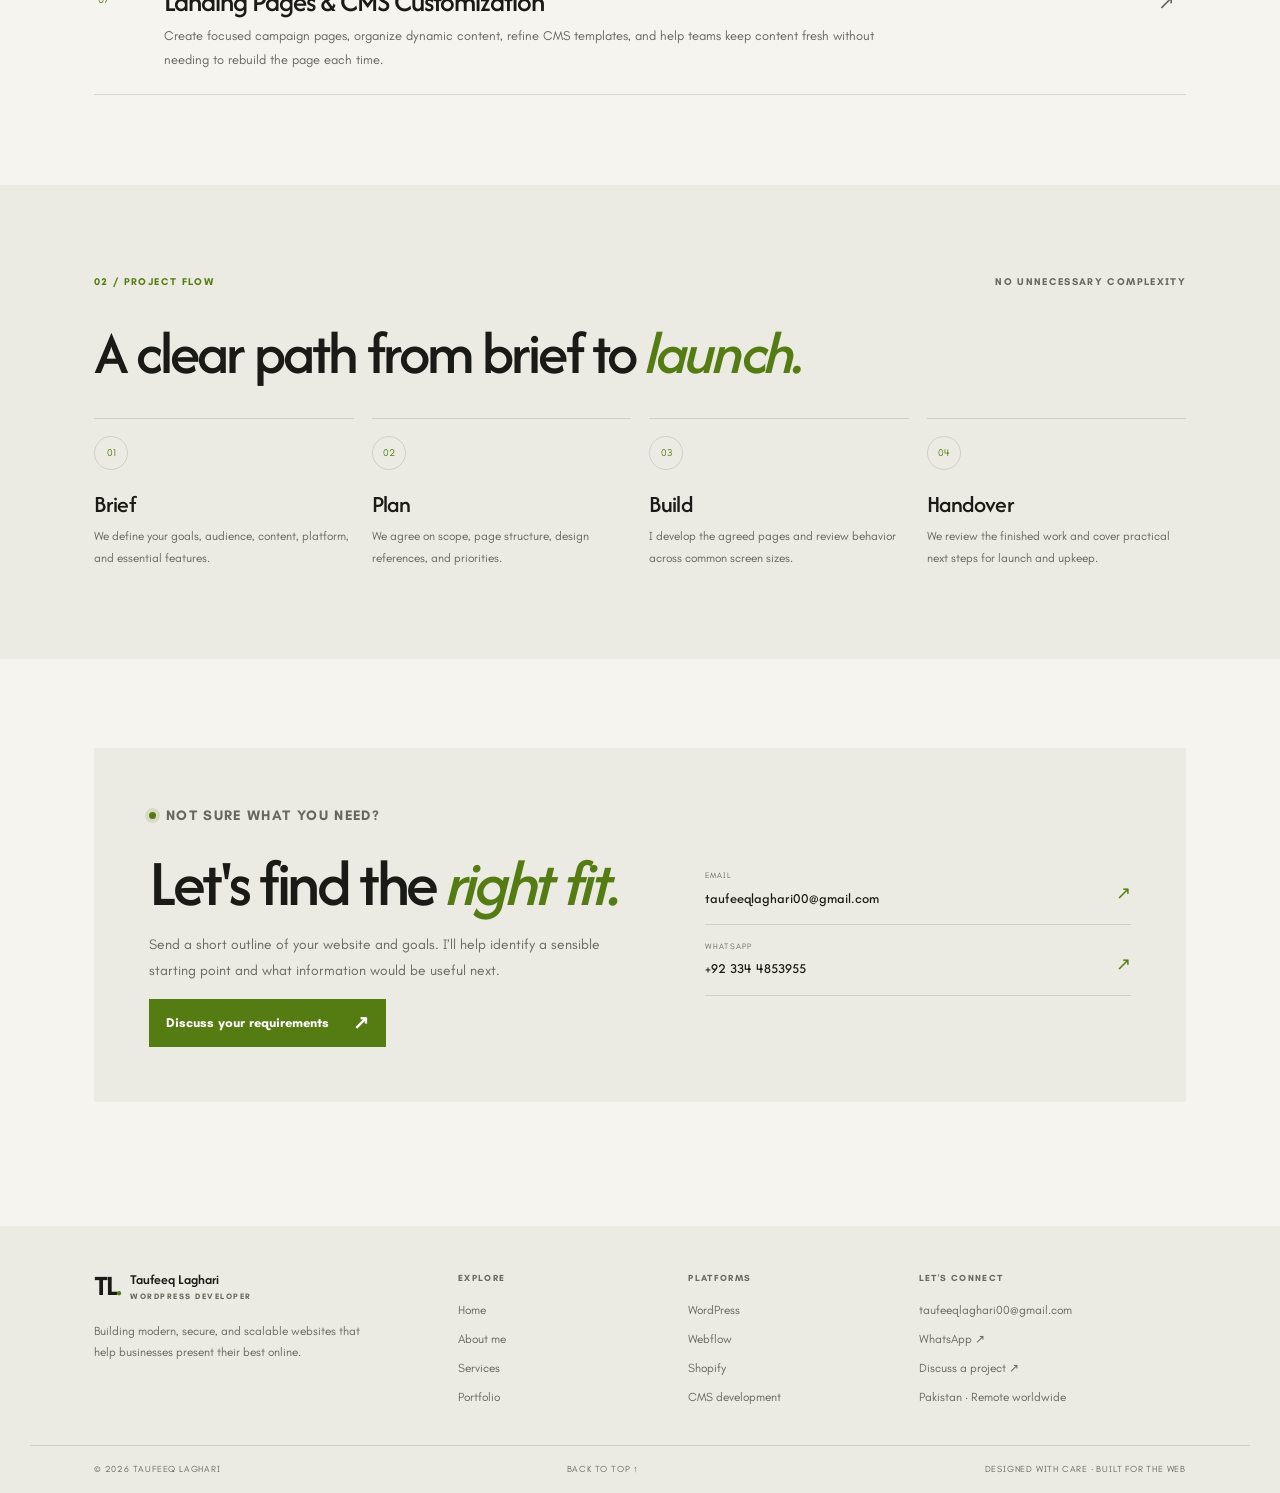
<file: services.html>
<!doctype html>
<html lang="en" data-theme="dark">
<head>
<meta charset="utf-8"><meta name="viewport" content="width=device-width, initial-scale=1">
<meta name="theme-color" content="#10110f"><meta name="description" content="WordPress, Webflow, Shopify, CMS development, Figma to website, redesigns, landing pages, speed optimization and website maintenance.">
<meta property="og:title" content="Website Development Services — Taufeeq Laghari"><meta property="og:description" content="WordPress, Webflow, Shopify, CMS development, Figma to website, redesigns, landing pages, speed optimization and website maintenance."><meta property="og:type" content="website">
<title>Website Development Services — Taufeeq Laghari</title>
<link rel="preconnect" href="https://fonts.googleapis.com"><link rel="preconnect" href="https://fonts.gstatic.com" crossorigin>
<link href="https://fonts.googleapis.com/css2?family=Afacad:wght@400;500;600;700&family=Teachers:wght@400;500;600;700&display=swap" rel="stylesheet">
<link rel="stylesheet" href="styles.css"><script>document.documentElement.classList.add('js');</script>


<!-- Baqi head tags ke sath yeh line add karein -->
  
  <!-- Agar PNG image hai (Recommended size: 32x32 ya 64x64 pixels) -->
  <link rel="icon" type="image/png" href="assets/favicon.png">
  
  <!-- Apple devices ke liye (Optional) -->
  <link rel="apple-touch-icon" href="assets/favicon.png">



</head><body id="top"><div class="cursor-dot" aria-hidden="true"></div><div class="cursor-ring" aria-hidden="true"></div>
<header class="header">
<a class="brand" href="index.html" aria-label="Taufeeq Laghari home"><span class="brand-mark">TL<b>.</b></span><span class="brand-name">Taufeeq Laghari<small>WORDPRESS DEVELOPER</small></span></a>
<nav class="nav" aria-label="Main navigation">
<a href="index.html" data-page="index.html">Home</a><a href="about.html" data-page="about.html">About</a><a href="services.html" data-page="services.html">Services</a><a href="portfolio.html" data-page="portfolio.html">Portfolio</a><a href="contact.html" data-page="contact.html">Contact</a>
</nav>
<div class="header-actions">
<button class="theme-toggle" type="button" aria-label="Switch to light mode" title="Toggle color theme"><svg class="sun" viewBox="0 0 24 24"><circle cx="12" cy="12" r="4"></circle><path d="M12 2v2m0 16v2M4.93 4.93l1.42 1.42m11.3 11.3 1.42 1.42M2 12h2m16 0h2M4.93 19.07l1.42-1.42m11.3-11.3 1.42-1.42"></path></svg><svg class="moon" viewBox="0 0 24 24"><path d="M20.7 15.3A8.5 8.5 0 0 1 8.7 3.3 8.5 8.5 0 1 0 20.7 15.3Z"></path></svg></button>
<a class="header-cta" href="contact.html">Let's talk <span>↗</span></a>
<button class="menu-toggle" aria-label="Open navigation menu" aria-expanded="false" type="button"><span></span><span></span></button>
</div></header>
<div class="mobile-menu" aria-hidden="true"><nav aria-label="Mobile navigation"><a href="index.html">Home <span>01</span></a><a href="about.html">About <span>02</span></a><a href="services.html">Services <span>03</span></a><a href="portfolio.html">Portfolio <span>04</span></a><a href="contact.html">Contact <span>05</span></a></nav><p>Building useful things for the web.</p></div>
<main><section class="wrap page-hero"><p class="eyebrow reveal">SERVICES / PRACTICAL DEVELOPMENT SUPPORT</p><h1 class="reveal">A website that fits your <span class="accent">next chapter.</span></h1><p class="lead reveal">Whether you are starting from a blank page or improving an existing website, I help turn your requirements into a responsive, maintainable digital experience.</p><div class="hero-buttons reveal"><a class="button" href="contact.html">Tell me about your project <span>↗</span></a><a class="text-link" href="#service-list">Explore services <span>↓</span></a></div></section>
<section class="wrap section-pad" id="service-list"><div class="kicker"><span>01 / SERVICES</span><span>CHOOSE WHAT YOU NEED</span></div><div class="service-list">
<article class="service-row reveal" id="wordpress"><span class="index">01</span><div><h3>Custom WordPress Development</h3><p>Business websites built around your content and goals, with responsive layouts, practical page structures, custom styling, and an editing experience that is straightforward to manage.</p></div><span class="arrow">↗</span></article>
<article class="service-row reveal" id="webflow"><span class="index">02</span><div><h3>Webflow Website Development</h3><p>Design-led Webflow builds with careful layout implementation, reusable components, CMS collections, interactions, and responsive behavior across screen sizes.</p></div><span class="arrow">↗</span></article>
<article class="service-row reveal" id="shopify"><span class="index">03</span><div><h3>Shopify Ecommerce Setup</h3><p>Store setup and storefront customization covering theme structure, product presentation, collection pages, mobile usability, and a clearer path from browsing to checkout.</p></div><span class="arrow">↗</span></article>
<article class="service-row reveal" id="figma"><span class="index">04</span><div><h3>Figma / PSD to WordPress & Webflow</h3><p>Turn an approved design into a close, responsive implementation. I pay attention to typography, spacing, image treatment, section rhythm, and how the design adapts on mobile.</p></div><span class="arrow">↗</span></article>
<article class="service-row reveal" id="redesign"><span class="index">05</span><div><h3>Website Redesign & Modernization</h3><p>Refresh dated layouts, improve navigation and content hierarchy, bring styles into alignment, and make the site feel consistent without losing sight of its existing purpose.</p></div><span class="arrow">↗</span></article>
<article class="service-row reveal" id="performance"><span class="index">06</span><div><h3>Speed, SEO Basics & Maintenance</h3><p>Improve image handling, reduce avoidable front-end overhead, review page structure and on-page SEO basics, and provide ongoing updates and maintenance support as agreed.</p></div><span class="arrow">↗</span></article>
<article class="service-row reveal" id="cms"><span class="index">07</span><div><h3>Landing Pages & CMS Customization</h3><p>Create focused campaign pages, organize dynamic content, refine CMS templates, and help teams keep content fresh without needing to rebuild the page each time.</p></div><span class="arrow">↗</span></article>
</div></section>
<section class="section-pad" style="background:var(--surface)"><div class="wrap"><div class="kicker"><span>02 / PROJECT FLOW</span><span>NO UNNECESSARY COMPLEXITY</span></div><h2 class="section-title reveal">A clear path from brief to <span class="accent">launch.</span></h2><div class="process-grid"><article class="process-card reveal"><span class="num">01</span><h3>Brief</h3><p>We define your goals, audience, content, platform, and essential features.</p></article><article class="process-card reveal"><span class="num">02</span><h3>Plan</h3><p>We agree on scope, page structure, design references, and priorities.</p></article><article class="process-card reveal"><span class="num">03</span><h3>Build</h3><p>I develop the agreed pages and review behavior across common screen sizes.</p></article><article class="process-card reveal"><span class="num">04</span><h3>Handover</h3><p>We review the finished work and cover practical next steps for launch and upkeep.</p></article></div></div></section>
<section class="wrap section-pad"><div class="cta-panel reveal"><div><p class="eyebrow">NOT SURE WHAT YOU NEED?</p><h2>Let's find the <span class="accent">right fit.</span></h2><p>Send a short outline of your website and goals. I’ll help identify a sensible starting point and what information would be useful next.</p><a class="button" href="contact.html">Discuss your requirements <span>↗</span></a></div><div class="contact-list"><a href="mailto:taufeeqlaghari00@gmail.com"><small>EMAIL</small><strong>taufeeqlaghari00@gmail.com</strong></a><a href="https://wa.me/923344853955" target="_blank" rel="noopener noreferrer"><small>WHATSAPP</small><strong>+92 334 4853955</strong></a></div></div></section></main><footer class="footer">
<div class="wrap footer-main">
<div class="footer-about"><a class="brand" href="index.html"><span class="brand-mark">TL<b>.</b></span><span class="brand-name">Taufeeq Laghari<small>WORDPRESS DEVELOPER</small></span></a><p>Building modern, secure, and scalable websites that help businesses present their best online.</p></div>
<div><span class="footer-label">EXPLORE</span><nav class="footer-links"><a href="index.html">Home</a><a href="about.html">About me</a><a href="services.html">Services</a><a href="portfolio.html">Portfolio</a></nav></div>
<div><span class="footer-label">PLATFORMS</span><nav class="footer-links"><a href="services.html#wordpress">WordPress</a><a href="services.html#webflow">Webflow</a><a href="services.html#shopify">Shopify</a><a href="services.html#cms">CMS development</a></nav></div>
<div class="footer-contact"><span class="footer-label">LET'S CONNECT</span><nav class="footer-links"><a href="mailto:taufeeqlaghari00@gmail.com">taufeeqlaghari00@gmail.com</a><a href="https://wa.me/923344853955" target="_blank" rel="noopener noreferrer">WhatsApp ↗</a><a href="contact.html">Discuss a project ↗</a><span style="font-size:12px;color:var(--muted)">Pakistan · Remote worldwide</span></nav></div>
</div><div class="wrap footer-bottom"><span>© <span data-year></span> TAUFEEQ LAGHARI</span><a href="#top" onclick="window.scrollTo({top:0,behavior:'smooth'});return false;">BACK TO TOP ↑</a><span>DESIGNED WITH CARE · BUILT FOR THE WEB</span></div>
</footer><script src="script.js"></script></body></html>
</file>
<file: styles.css>
@import url('https://fonts.googleapis.com/css2?family=Afacad:wght@400;500;600;700&family=Teachers:wght@400;500;600;700&display=swap');
:root{color-scheme:dark;--bg:#10110f;--surface:#191a16;--surface2:#22231e;--text:#f2f0e9;--muted:#a5a69b;--line:rgba(242,240,233,.12);--accent:#c8f169;--accent-ink:#171a0e;--header-bg:rgba(16,17,15,.88);--gutter:clamp(20px,5vw,72px);--max:1220px;--ease:cubic-bezier(.22,.75,.25,1)}
html[data-theme=light]{color-scheme:light;--bg:#f5f4ee;--surface:#ecebe3;--surface2:#e2e2d8;--text:#1a1b16;--muted:#66685e;--line:rgba(26,27,22,.13);--accent:#557c13;--accent-ink:#fff;--header-bg:rgba(245,244,238,.9)}
*{box-sizing:border-box}html{scroll-behavior:smooth;scroll-padding-top:95px}body{margin:0;background:var(--bg);color:var(--text);font:16px/1.65 "Teachers",sans-serif;overflow-x:hidden;transition:background .3s,color .3s}body.menu-open{overflow:hidden}a{color:inherit;text-decoration:none}button{font:inherit}img{display:block;max-width:100%}::selection{background:var(--accent);color:var(--accent-ink)}
h1,h2,h3,h4{font-family:"Afacad",sans-serif;font-weight:500;line-height:1.08;letter-spacing:-.035em;margin:0 0 16px}p{margin:0 0 16px}.wrap{width:min(100%,var(--max));margin-inline:auto;padding-inline:var(--gutter)}.section-pad{padding-block:clamp(58px,7vw,94px)}.eyebrow,.kicker,.micro,.meta,.project-type,.footer-label{font-size:10px;letter-spacing:1.35px;font-weight:700;text-transform:uppercase}.eyebrow{display:flex;align-items:center;gap:10px;color:var(--muted);margin-bottom:21px}.eyebrow:before{content:"";width:7px;height:7px;background:var(--accent);border-radius:50%;box-shadow:0 0 0 4px color-mix(in srgb,var(--accent) 14%,transparent)}.accent{color:var(--accent);font-style:italic;font-weight:500}.outline{color:transparent;-webkit-text-stroke:1px var(--text)}.kicker{display:flex;justify-content:space-between;gap:16px;color:var(--muted);margin-bottom:30px}.kicker span:first-child{color:var(--accent)}.section-title{font-size:clamp(36px,5vw,62px);max-width:760px;line-height:1.02;letter-spacing:-.045em}.section-intro{color:var(--muted);max-width:560px;font-size:15px;line-height:1.8}.button{display:inline-flex;align-items:center;justify-content:space-between;gap:24px;min-height:48px;padding:0 17px;background:var(--accent);color:var(--accent-ink);font-size:13px;font-weight:700;transition:transform .25s,filter .25s}.button span{font-size:19px}.button:hover{transform:translateY(-2px);filter:brightness(1.05)}.text-link{display:inline-flex;align-items:center;gap:9px;font-size:12px;color:var(--muted)}.text-link span{color:var(--accent)}.text-link:hover{color:var(--text)}
.header{height:78px;position:sticky;top:0;z-index:50;display:flex;align-items:center;justify-content:space-between;padding-inline:var(--gutter);background:var(--header-bg);backdrop-filter:blur(16px);border-bottom:1px solid var(--line)}.brand{display:inline-flex;align-items:center;gap:10px;min-width:185px}.brand-mark{font:700 29px/1 "Afacad",sans-serif;letter-spacing:-2px}.brand-mark b{color:var(--accent)}.brand-name{font:600 14px/1.1 "Afacad",sans-serif}.brand-name small{display:block;margin-top:5px;font:700 8px/1 "Teachers",sans-serif;letter-spacing:1.5px;color:var(--muted)}.nav{display:flex;align-items:center;gap:clamp(18px,2.6vw,35px);margin-left:auto;margin-right:clamp(20px,3vw,40px)}.nav a{font-size:12px;color:var(--muted);transition:color .2s}.nav a:hover,.nav a[aria-current=page]{color:var(--text)}.nav a[aria-current=page]:after{content:"";display:block;width:5px;height:5px;margin:4px auto 0;border-radius:50%;background:var(--accent)}.header-actions{display:flex;align-items:center;gap:13px}.theme-toggle{display:grid;place-items:center;width:39px;height:39px;border:1px solid var(--line);border-radius:50%;background:transparent;color:var(--text);cursor:pointer}.theme-toggle svg{width:16px;height:16px;fill:none;stroke:currentColor;stroke-width:1.6;stroke-linecap:round;stroke-linejoin:round}.moon{display:none}html[data-theme=light] .sun{display:none}html[data-theme=light] .moon{display:block}.header-cta{background:var(--accent);color:var(--accent-ink);padding:10px 14px;font-size:12px;font-weight:700}.header-cta span{margin-left:10px}.menu-toggle{display:none;border:0;background:none;color:var(--text);padding:8px}.mobile-menu{display:none}
.page-hero{padding-top:clamp(58px,8vw,100px);padding-bottom:clamp(48px,6vw,75px)}.page-hero h1{font-size:clamp(45px,7.4vw,88px);max-width:950px;line-height:.98;letter-spacing:-.055em}.page-hero .lead{font-size:clamp(16px,1.6vw,19px);max-width:650px;color:var(--muted);line-height:1.8;margin-top:22px}.hero-layout{display:grid;grid-template-columns:1.1fr .9fr;align-items:center;gap:clamp(30px,5vw,75px)}.hero-photo{position:relative;max-width:420px;justify-self:end;width:100%;aspect-ratio:4/5;overflow:hidden;border-radius:180px 180px 4px 4px;background:var(--surface)}.hero-photo img{width:100%;height:100%;object-fit:cover;object-position:center 35%;filter:saturate(.8)}.photo-tag{position:absolute;bottom:15px;left:15px;right:15px;padding:12px 14px;background:rgba(12,13,11,.76);backdrop-filter:blur(10px);color:#f7f7f1;display:flex;justify-content:space-between;font-size:8px;letter-spacing:1.1px}.hero-buttons{display:flex;align-items:center;gap:20px;flex-wrap:wrap;margin-top:27px}.hero-footnote{margin-top:35px;color:var(--muted);font-size:9px;letter-spacing:1px;text-transform:uppercase}
.home-hero{min-height:610px;display:grid;grid-template-columns:1.1fr .9fr;align-items:center;gap:45px;padding-top:65px;padding-bottom:75px}.home-hero h1{font-size:clamp(52px,7vw,87px);line-height:.97;max-width:720px}.home-hero .lead{max-width:530px;color:var(--muted);font-size:17px;line-height:1.8}.hero-art{position:relative;min-height:480px;display:grid;place-items:center}.hero-art:before,.hero-art:after{content:"";position:absolute;border:1px solid var(--line);border-radius:50%;width:min(100%,440px);aspect-ratio:1}.hero-art:after{width:min(112%,500px);border-style:dashed;opacity:.55}.hero-photo.home-photo{z-index:1;width:min(82%,345px);height:440px;aspect-ratio:auto}.float-card{position:absolute;z-index:2;background:var(--surface);border:1px solid var(--line);padding:12px 14px;font-size:10px;color:var(--muted);box-shadow:0 12px 35px #0001}.float-card b{color:var(--text);font-weight:600}.float-card.top{left:-1%;top:15%}.float-card.bottom{right:-1%;bottom:13%}.float-card strong{font:500 26px "Afacad",sans-serif;color:var(--accent);margin-right:8px}
.ticker{overflow:hidden;background:var(--accent);color:var(--accent-ink);padding:12px 0;transform:rotate(-.6deg) scale(1.01)}.ticker-track{display:flex;align-items:center;gap:26px;width:max-content;min-width:200%;white-space:nowrap;animation:marquee 32s linear infinite;font:700 16px "Afacad",sans-serif;letter-spacing:1.5px}.ticker-track i{font-style:normal}@keyframes marquee{to{transform:translateX(-50%)}}
.feature-grid{display:grid;grid-template-columns:repeat(3,1fr);gap:18px;margin-top:35px}.feature-card{background:var(--surface);padding:25px;min-height:200px;transition:transform .25s,background .25s}.feature-card:hover{transform:translateY(-4px);background:var(--surface2)}.feature-card .number{color:var(--accent);font-size:10px;letter-spacing:1px}.feature-card h3{font-size:25px;margin:22px 0 10px}.feature-card p{color:var(--muted);font-size:13px;line-height:1.75;margin:0}
.two-col{display:grid;grid-template-columns:1fr .85fr;gap:clamp(30px,7vw,95px);align-items:start}.copy-block p{color:var(--muted);font-size:14px;line-height:1.9}.copy-block .large{font:500 25px/1.3 "Afacad",sans-serif;color:var(--text)}.stat-grid{display:grid;grid-template-columns:repeat(3,1fr);gap:15px;margin-top:42px;padding-top:20px;border-top:1px solid var(--line)}.stat strong{display:block;font:500 clamp(30px,4vw,44px)/1 "Afacad",sans-serif}.stat strong span{color:var(--accent);font-size:.55em}.stat small{display:block;color:var(--muted);font-size:8px;letter-spacing:.8px;margin-top:9px}
.service-list{margin-top:35px}.service-row{display:grid;grid-template-columns:48px 1fr 24px;gap:18px;align-items:start;padding:23px 4px;border-bottom:1px solid var(--line);transition:padding .25s}.service-row:first-child{border-top:1px solid var(--line)}.service-row:hover{padding-inline:12px}.service-row .index{color:var(--accent);font-size:11px;padding-top:5px}.service-row h3{font-size:clamp(22px,2.6vw,29px);margin:0 0 7px}.service-row p{max-width:740px;color:var(--muted);font-size:13px;line-height:1.8;margin:0}.service-row .arrow{font-size:20px;color:var(--muted);transition:color .2s,transform .2s}.service-row:hover .arrow{color:var(--accent);transform:translate(2px,-2px)}
.project-grid{display:grid;grid-template-columns:1fr 1fr;gap:34px 22px;margin-top:35px}.project-card.wide{grid-column:1/-1}.project-image{display:block;position:relative;aspect-ratio:1.38;overflow:hidden;background:var(--surface)}.wide .project-image{aspect-ratio:2.05}.project-image img{width:100%;height:100%;object-fit:cover;filter:saturate(.8);transition:transform .7s var(--ease),filter .4s}.project-card:hover .project-image img{transform:scale(1.04);filter:saturate(1)}.project-image:after{content:"";position:absolute;inset:0;background:linear-gradient(180deg,transparent 40%,#0008)}.project-image .open{position:absolute;z-index:1;top:14px;right:14px;width:39px;height:39px;display:grid;place-items:center;background:var(--accent);color:var(--accent-ink);border-radius:50%;font-size:19px}.project-image .img-label{position:absolute;z-index:1;bottom:15px;left:17px;color:white;font-size:9px;letter-spacing:1px}.project-info{display:flex;justify-content:space-between;align-items:end;gap:15px;padding-top:15px}.project-type{display:block;color:var(--accent);font-size:8px;margin-bottom:7px}.project-info h3{font-size:27px;margin:0 0 6px}.project-info p{font-size:12px;color:var(--muted);line-height:1.7;margin:0;max-width:430px}.project-link{white-space:nowrap;font-size:11px;border-bottom:1px solid var(--line);padding-bottom:5px}.project-link span{color:var(--accent);margin-left:7px}.note{font-size:11px;color:var(--muted);margin-top:23px}
.process-grid{display:grid;grid-template-columns:repeat(4,1fr);gap:18px;margin-top:34px}.process-card{padding-top:17px;border-top:1px solid var(--line)}.process-card .num{display:grid;place-items:center;width:34px;height:34px;border:1px solid var(--line);border-radius:50%;color:var(--accent);font-size:10px;margin-bottom:22px}.process-card h3{font-size:24px;margin-bottom:8px}.process-card p{color:var(--muted);font-size:12px;line-height:1.8;margin:0}
.cta-panel{background:var(--surface);padding:clamp(25px,5vw,55px);display:grid;grid-template-columns:1.1fr .9fr;gap:35px;align-items:center}.cta-panel h2{font-size:clamp(39px,5.5vw,67px);line-height:1;letter-spacing:-.05em}.cta-panel p{max-width:500px;color:var(--muted);font-size:14px;line-height:1.8}.contact-list{display:flex;flex-direction:column}.contact-list a,.contact-list .static{padding:15px 22px 15px 0;border-bottom:1px solid var(--line);position:relative;display:flex;flex-direction:column;gap:5px}.contact-list small{color:var(--muted);font-size:8px;letter-spacing:1.2px}.contact-list strong{font-size:13px;font-weight:500;overflow-wrap:anywhere}.contact-list a:after{content:"↗";position:absolute;right:0;top:25px;color:var(--accent);font-size:18px}.contact-list a:hover strong{color:var(--accent)}.contact-page-grid{display:grid;grid-template-columns:.8fr 1.2fr;gap:55px}.contact-form{display:grid;grid-template-columns:1fr 1fr;gap:17px}.field{display:flex;flex-direction:column;gap:7px}.field.full{grid-column:1/-1}.field label{font-size:11px;color:var(--muted)}.field input,.field select,.field textarea{width:100%;background:var(--surface);border:1px solid var(--line);padding:13px 14px;color:var(--text);font:14px "Teachers",sans-serif;border-radius:0;outline:none}.field input:focus,.field select:focus,.field textarea:focus{border-color:var(--accent)}.field textarea{min-height:140px;resize:vertical}.form-note{font-size:11px;color:var(--muted);margin-top:10px}
.footer{background:var(--surface);margin-top:35px}.footer-main{display:grid;grid-template-columns:1.25fr .75fr .75fr 1fr;gap:30px;padding-top:45px;padding-bottom:38px}.footer-about p{max-width:270px;color:var(--muted);font-size:12px;line-height:1.8;margin-top:17px}.footer-label{display:block;color:var(--muted);font-size:9px;margin-bottom:15px}.footer-links{display:flex;flex-direction:column;gap:9px}.footer-links a{font-size:12px;color:var(--muted);width:fit-content}.footer-links a:hover{color:var(--accent)}.footer-bottom{display:flex;align-items:center;justify-content:space-between;gap:20px;padding-block:16px;border-top:1px solid var(--line);font-size:9px;color:var(--muted);letter-spacing:.8px}.footer-bottom a:hover{color:var(--accent)}
.reveal{opacity:1;transform:none}.js .reveal{opacity:0;transform:translateY(16px);transition:opacity .65s var(--ease),transform .65s var(--ease)}.js .reveal.visible{opacity:1;transform:translateY(0)}
.cursor-dot,.cursor-ring{position:fixed;top:0;left:0;z-index:1000;pointer-events:none;border-radius:50%;opacity:0;transform:translate(-50%,-50%)}.cursor-dot{width:5px;height:5px;background:var(--accent)}.cursor-ring{width:30px;height:30px;border:1px solid var(--accent);transition:width .2s,height .2s,background .2s}.cursor-ring.hover{width:45px;height:45px;background:color-mix(in srgb,var(--accent) 12%,transparent)}@media(hover:hover) and (pointer:fine){body,a,button{cursor:none}.cursor-dot,.cursor-ring{opacity:1}}@media(pointer:coarse),(prefers-reduced-motion:reduce){.cursor-dot,.cursor-ring{display:none!important}}
@media(max-width:900px){.nav{gap:16px;margin-right:18px}.nav a{font-size:11px}.header-cta{display:none}.home-hero{gap:20px}.hero-art{min-height:420px}.hero-photo.home-photo{height:390px}.float-card.top{left:-3%}.float-card.bottom{right:-3%}.footer-main{grid-template-columns:1.2fr 1fr 1fr}.footer-contact{grid-column:2/-1}.two-col{gap:35px}}
@media(max-width:700px){.header{height:70px}.nav{display:none}.menu-toggle{display:flex;flex-direction:column;gap:5px}.menu-toggle span{display:block;width:23px;height:1px;background:var(--text);transition:transform .2s}.menu-toggle[aria-expanded=true] span:first-child{transform:translateY(3px) rotate(45deg)}.menu-toggle[aria-expanded=true] span:last-child{transform:translateY(-3px) rotate(-45deg)}.mobile-menu{position:fixed;inset:70px 0 0;z-index:45;display:flex;flex-direction:column;justify-content:center;padding:30px var(--gutter);background:var(--bg);visibility:hidden;opacity:0;transform:translateY(-8px);transition:opacity .2s,visibility .2s,transform .2s}.mobile-menu.open{visibility:visible;opacity:1;transform:none}.mobile-menu nav{display:flex;flex-direction:column}.mobile-menu nav a{display:flex;justify-content:space-between;align-items:center;padding:13px 0;border-bottom:1px solid var(--line);font:500 clamp(30px,8vw,42px) "Afacad",sans-serif}.mobile-menu nav span{font:10px "Teachers",sans-serif;color:var(--accent)}.mobile-menu p{font-size:12px;color:var(--muted);margin-top:25px}.home-hero,.hero-layout{grid-template-columns:1fr}.home-hero{padding-top:55px;padding-bottom:55px}.home-hero h1{font-size:clamp(49px,10.5vw,73px)}.hero-art{min-height:400px;margin-top:10px}.hero-photo.home-photo{width:min(76%,320px);height:380px}.hero-art:before{width:min(100%,370px)}.hero-art:after{width:min(110%,420px)}.hero-photo{justify-self:center;max-width:340px}.page-hero{padding-top:55px}.page-hero h1{font-size:clamp(43px,10vw,68px)}.two-col,.contact-page-grid{grid-template-columns:1fr;gap:25px}.feature-grid{grid-template-columns:1fr 1fr}.feature-card{padding:20px;min-height:180px}.feature-card:last-child{grid-column:1/-1}.process-grid{grid-template-columns:1fr 1fr;row-gap:28px}.cta-panel{grid-template-columns:1fr;gap:15px}.footer-main{grid-template-columns:1fr 1fr;gap:28px}.footer-about{grid-column:1/-1}.footer-contact{grid-column:auto}.project-grid{gap:28px 16px}.project-info{align-items:start;flex-direction:column}.project-info h3{font-size:24px}}
@media(max-width:480px){:root{--gutter:20px}.brand{min-width:0;gap:8px}.brand-mark{font-size:26px}.brand-name{font-size:12px}.brand-name small{font-size:7px}.header-actions{gap:9px}.theme-toggle{width:36px;height:36px}.home-hero h1{font-size:clamp(44px,12vw,58px);letter-spacing:-.045em}.home-hero .lead{font-size:15px}.hero-buttons{align-items:flex-start;flex-direction:column;gap:15px}.hero-art{min-height:360px}.hero-photo.home-photo{height:345px;width:76%}.float-card{padding:9px 10px;font-size:9px}.float-card.top{left:-2%}.float-card.bottom{right:-2%}.kicker{font-size:8px;letter-spacing:.8px}.section-title{font-size:clamp(35px,10vw,48px)}.feature-grid{grid-template-columns:1fr}.feature-card:last-child{grid-column:auto}.feature-card{min-height:auto}.stat-grid{gap:10px}.stat strong{font-size:30px}.stat small{font-size:7px}.service-row{grid-template-columns:26px 1fr 17px;gap:10px;padding-block:20px}.service-row h3{font-size:21px}.service-row p{font-size:12px}.project-grid{grid-template-columns:1fr}.project-card.wide{grid-column:auto}.project-image,.wide .project-image{aspect-ratio:1.3}.project-info{gap:10px}.process-grid{grid-template-columns:1fr;gap:22px}.process-card{display:grid;grid-template-columns:39px 1fr;column-gap:12px}.process-card .num{grid-row:1/3;margin-bottom:0}.process-card h3{font-size:22px;margin-bottom:5px}.process-card p{grid-column:2}.contact-form{grid-template-columns:1fr}.field.full{grid-column:auto}.footer-main{grid-template-columns:1fr 1fr;gap:24px 15px}.footer-about{grid-column:1/-1}.footer-bottom{flex-wrap:wrap;gap:8px}.footer-bottom span:last-child{width:100%}}
@media(prefers-reduced-motion:reduce){*,*::before,*::after{scroll-behavior:auto!important;animation-duration:.01ms!important;animation-iteration-count:1!important;transition-duration:.01ms!important}.js .reveal{opacity:1;transform:none}}



.ticker {
  overflow: hidden !important;
  width: 100% !important;
  display: flex !important;
}

.ticker-track {
  display: flex !important;
  width: max-content !important;
  white-space: nowrap !important;
  animation: marquee-infinite 20s linear infinite !important; /* Purani animation ko override kar dega */
}

@keyframes marquee-infinite {
  0% {
    transform: translateX(0);
  }
  100% {
    transform: translateX(-50%);
  }
}
</file>
